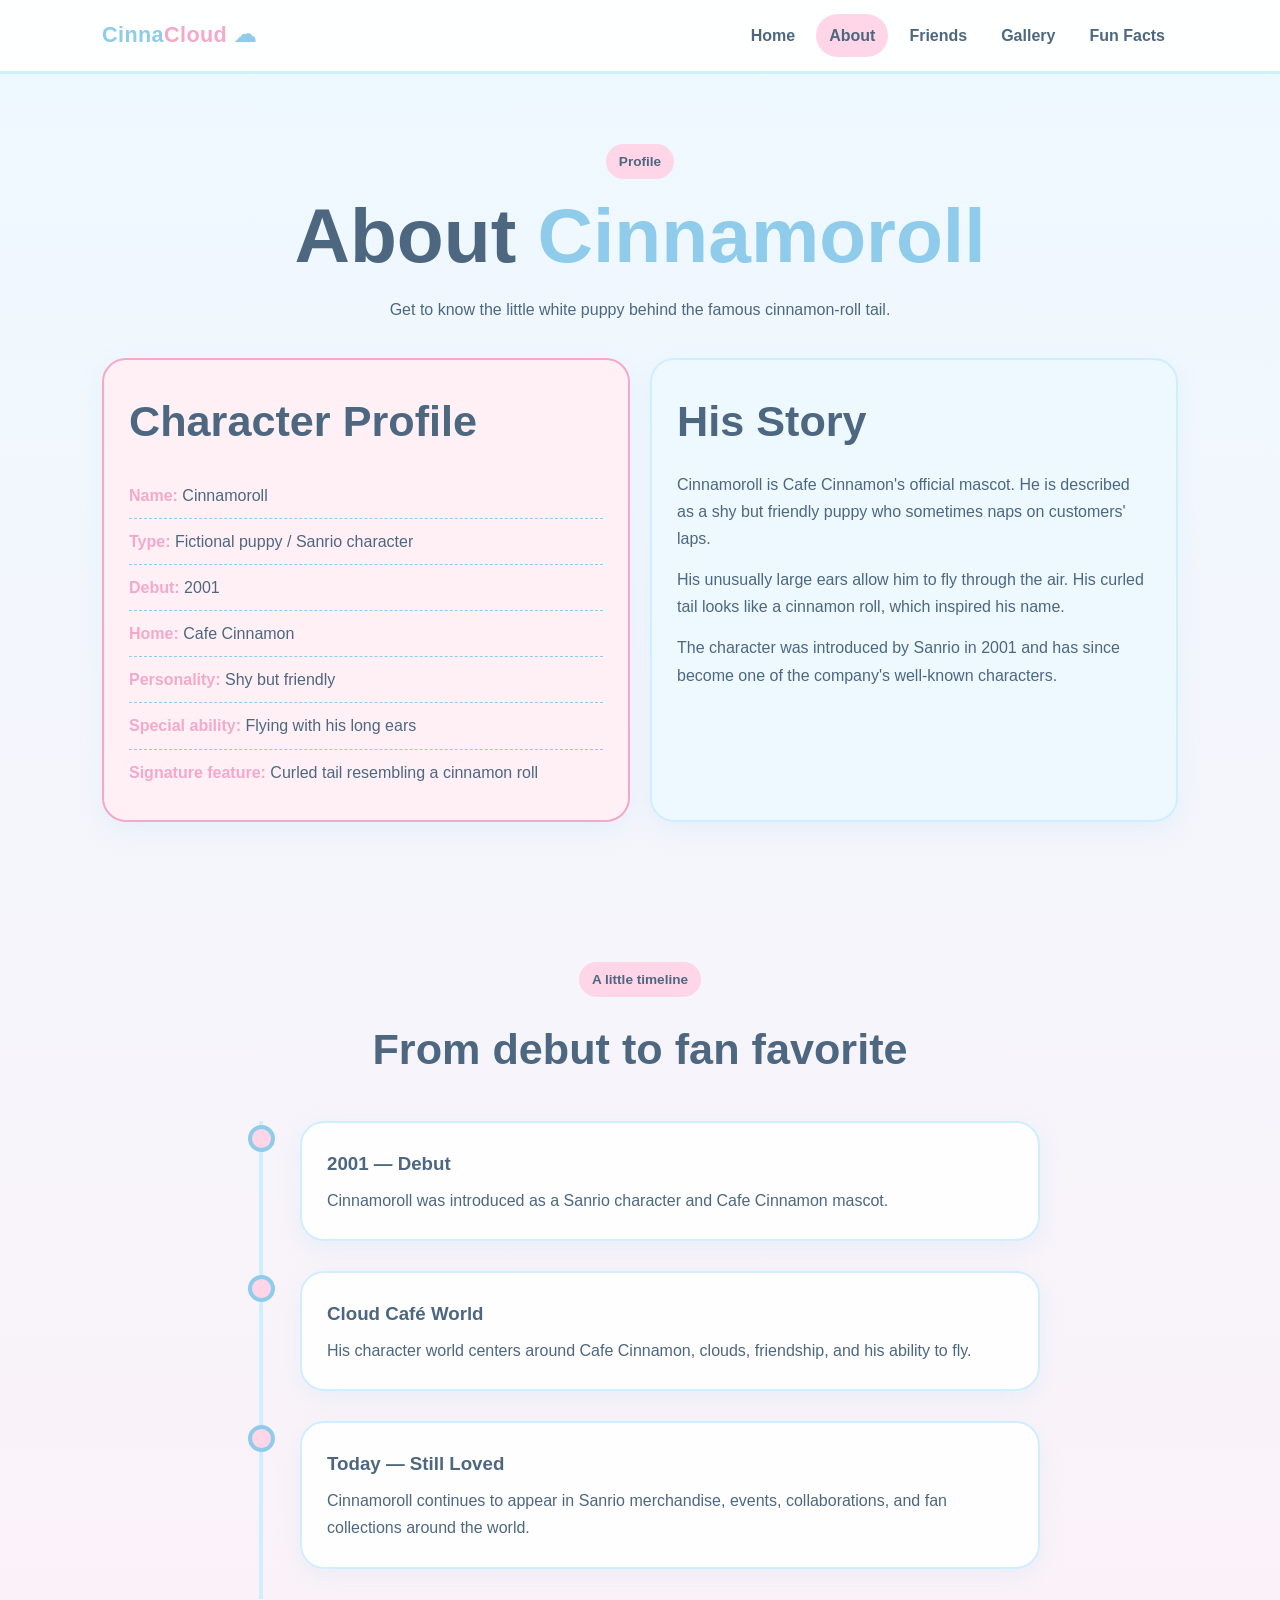
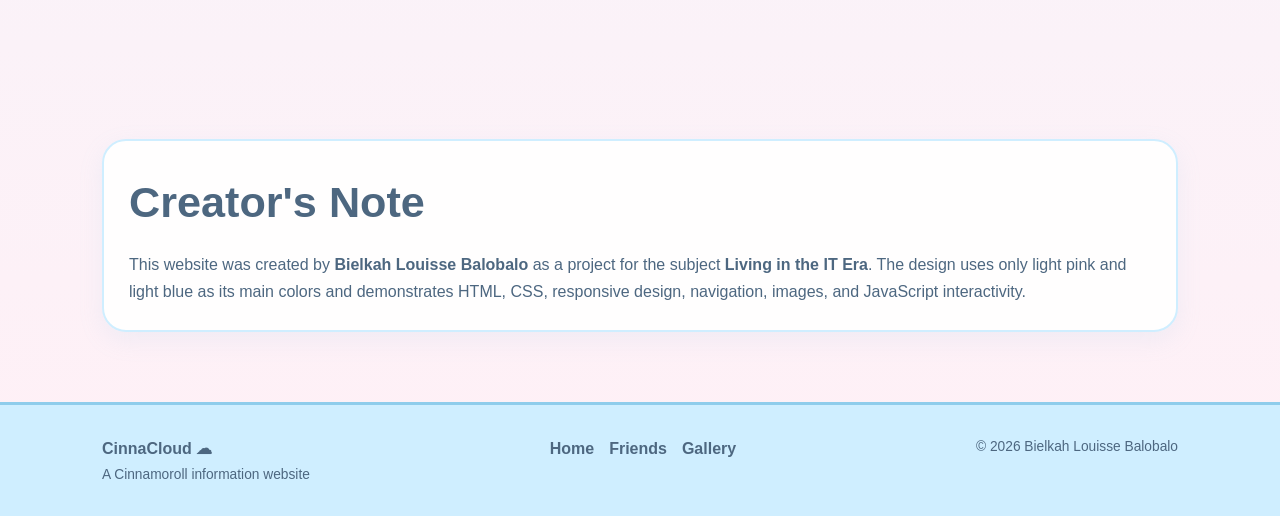
<file: about.html>
<!DOCTYPE html>
<html lang="en">
<head>
  <meta charset="UTF-8"><meta name="viewport" content="width=device-width, initial-scale=1.0">
  <meta name="description" content="Cinnamoroll profile and background.">
  <title>About Cinnamoroll | CinnaCloud</title><link rel="stylesheet" href="style.css">
</head>
<body>
<header class="site-header"><nav class="navbar" aria-label="Main navigation">
  <a class="logo" href="index.html">Cinna<span>Cloud</span> ☁</a><button class="menu-btn" aria-expanded="false" aria-controls="navLinks">Menu</button>
  <ul class="nav-links" id="navLinks"><li><a href="index.html">Home</a></li><li><a class="active" href="about.html">About</a></li><li><a href="friends.html">Friends</a></li><li><a href="gallery.html">Gallery</a></li><li><a href="funfacts.html">Fun Facts</a></li></ul>
</nav></header>
<main>
  <section class="container">
    <div class="section-heading"><span class="eyebrow">Profile</span><h1>About <span>Cinnamoroll</span></h1><p>Get to know the little white puppy behind the famous cinnamon-roll tail.</p></div>
    <div class="grid grid-2">
      <article class="card pink">
        <h2>Character Profile</h2>
        <ul class="profile-list">
          <li><strong>Name:</strong> Cinnamoroll</li>
          <li><strong>Type:</strong> Fictional puppy / Sanrio character</li>
          <li><strong>Debut:</strong> 2001</li>
          <li><strong>Home:</strong> Cafe Cinnamon</li>
          <li><strong>Personality:</strong> Shy but friendly</li>
          <li><strong>Special ability:</strong> Flying with his long ears</li>
          <li><strong>Signature feature:</strong> Curled tail resembling a cinnamon roll</li>
        </ul>
      </article>
      <article class="card blue">
        <h2>His Story</h2>
        <p>Cinnamoroll is Cafe Cinnamon's official mascot. He is described as a shy but friendly puppy who sometimes naps on customers' laps.</p>
        <p style="margin-top:14px">His unusually large ears allow him to fly through the air. His curled tail looks like a cinnamon roll, which inspired his name.</p>
        <p style="margin-top:14px">The character was introduced by Sanrio in 2001 and has since become one of the company's well-known characters.</p>
      </article>
    </div>
  </section>

  <section class="container">
    <div class="section-heading"><span class="eyebrow">A little timeline</span><h2>From debut to fan favorite</h2></div>
    <div class="timeline">
      <article class="timeline-item"><span class="timeline-dot"></span><div class="card"><h3>2001 — Debut</h3><p>Cinnamoroll was introduced as a Sanrio character and Cafe Cinnamon mascot.</p></div></article>
      <article class="timeline-item"><span class="timeline-dot"></span><div class="card"><h3>Cloud Café World</h3><p>His character world centers around Cafe Cinnamon, clouds, friendship, and his ability to fly.</p></div></article>
      <article class="timeline-item"><span class="timeline-dot"></span><div class="card"><h3>Today — Still Loved</h3><p>Cinnamoroll continues to appear in Sanrio merchandise, events, collaborations, and fan collections around the world.</p></div></article>
    </div>
  </section>

  <section class="container">
    <div class="card">
      <h2>Creator's Note</h2>
      <p>This website was created by <strong>Bielkah Louisse Balobalo</strong> as a project for the subject <strong>Living in the IT Era</strong>. The design uses only light pink and light blue as its main colors and demonstrates HTML, CSS, responsive design, navigation, images, and JavaScript interactivity.</p>
    </div>
  </section>
</main>
<footer class="site-footer"><div class="footer-inner"><div><strong>CinnaCloud ☁</strong><p class="footer-small">A Cinnamoroll information website</p></div><div class="footer-links"><a href="index.html">Home</a><a href="friends.html">Friends</a><a href="gallery.html">Gallery</a></div><p class="footer-small">© <span id="year"></span> Bielkah Louisse Balobalo</p></div></footer>
<script src="script.js"></script>
</body>
</html>
</file>
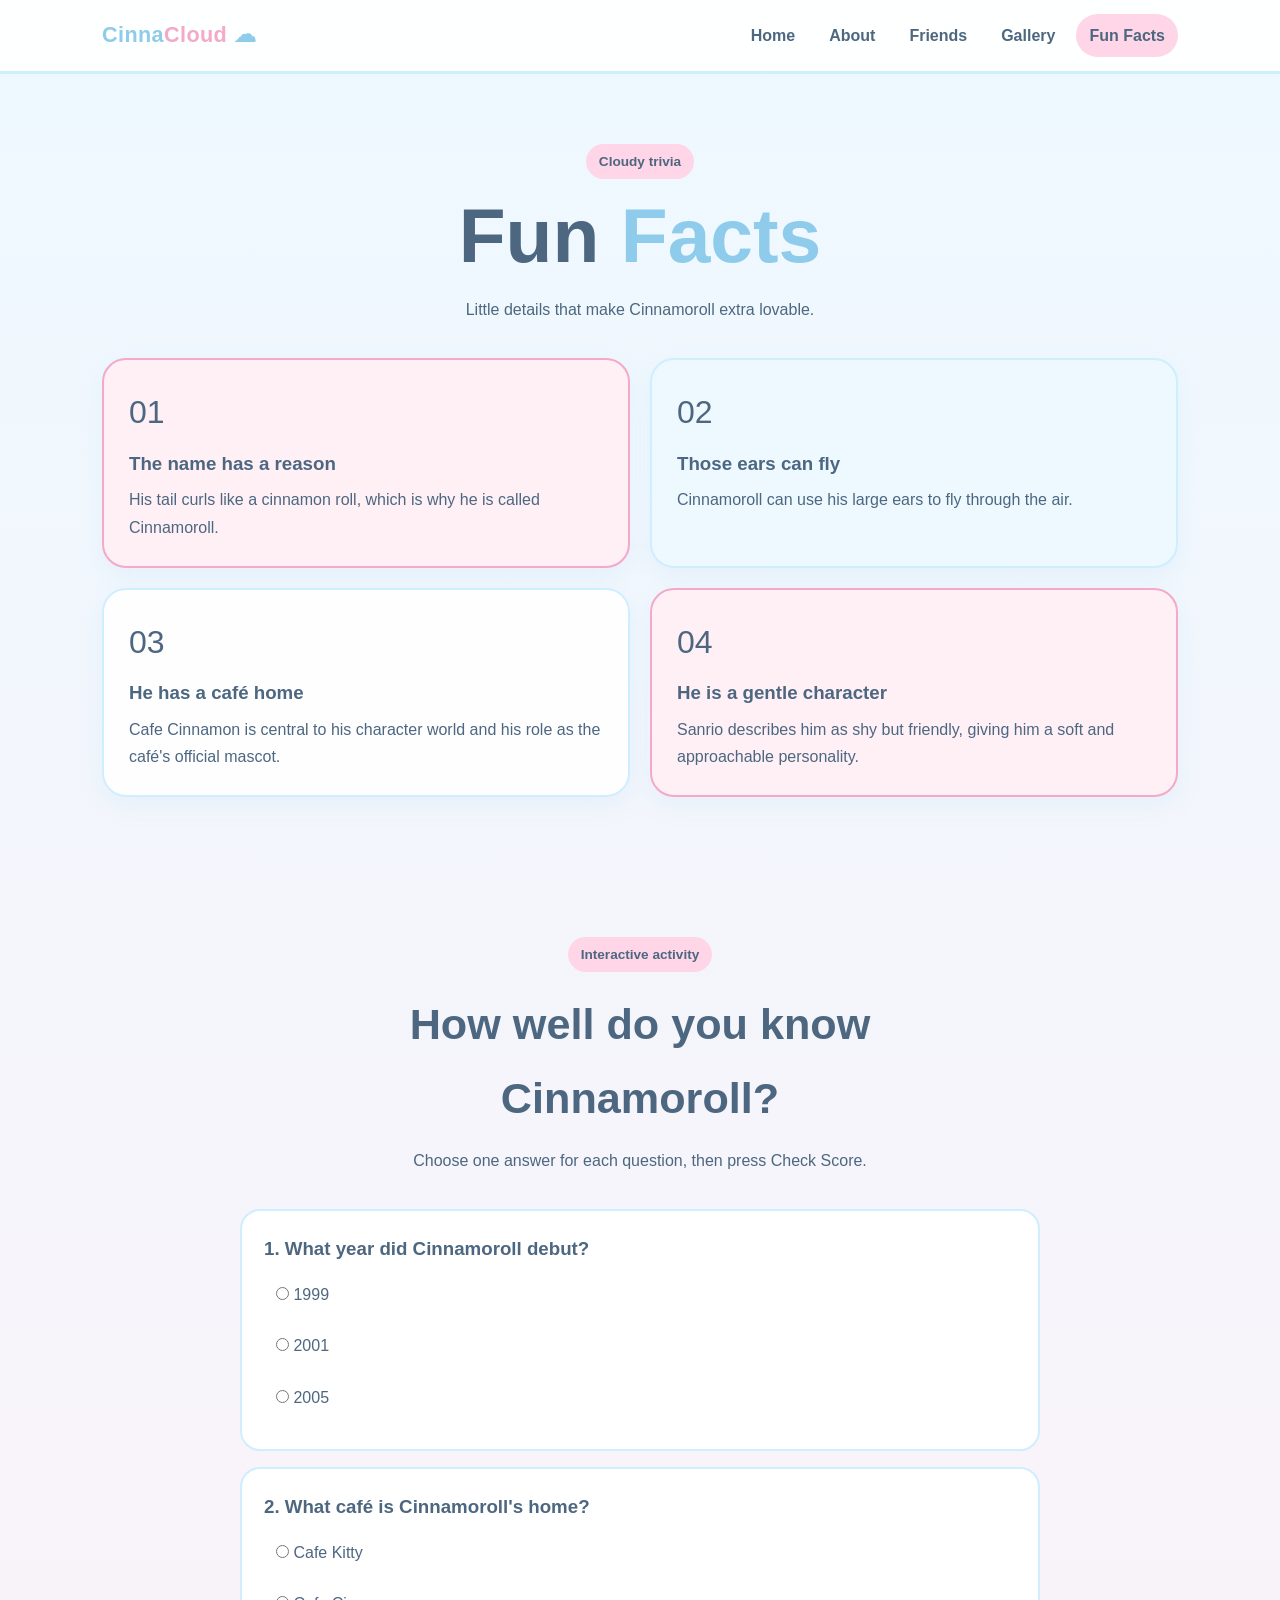
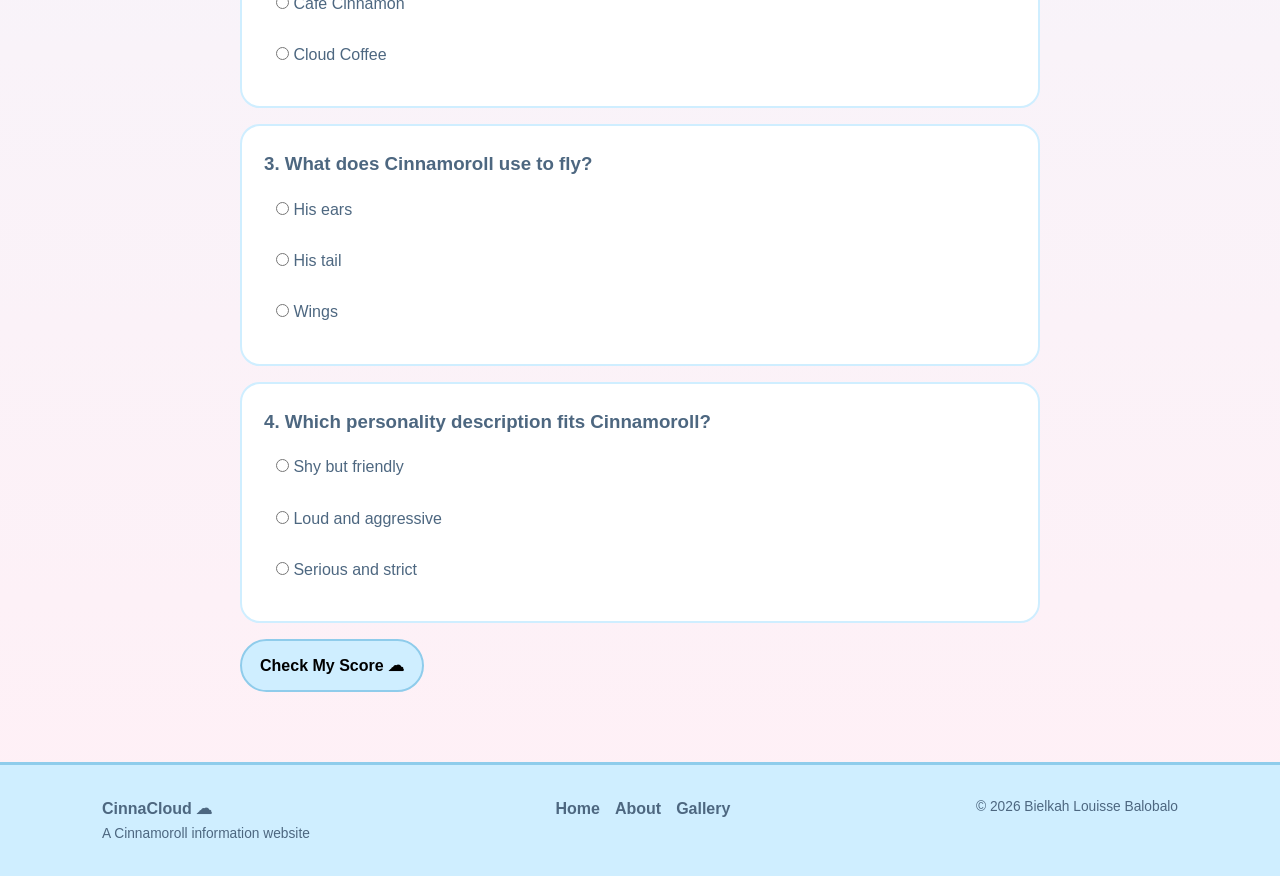
<file: funfacts.html>
<!DOCTYPE html>
<html lang="en">
<head><meta charset="UTF-8"><meta name="viewport" content="width=device-width, initial-scale=1.0"><meta name="description" content="Cinnamoroll fun facts and interactive quiz."><title>Fun Facts & Quiz | CinnaCloud</title><link rel="stylesheet" href="style.css"></head>
<body>
<header class="site-header"><nav class="navbar" aria-label="Main navigation"><a class="logo" href="index.html">Cinna<span>Cloud</span> ☁</a><button class="menu-btn" aria-expanded="false" aria-controls="navLinks">Menu</button><ul class="nav-links" id="navLinks"><li><a href="index.html">Home</a></li><li><a href="about.html">About</a></li><li><a href="friends.html">Friends</a></li><li><a href="gallery.html">Gallery</a></li><li><a class="active" href="funfacts.html">Fun Facts</a></li></ul></nav></header>
<main>
<section class="container"><div class="section-heading"><span class="eyebrow">Cloudy trivia</span><h1>Fun <span>Facts</span></h1><p>Little details that make Cinnamoroll extra lovable.</p></div>
<div class="grid grid-2">
<article class="card pink"><div class="icon">01</div><h3>The name has a reason</h3><p>His tail curls like a cinnamon roll, which is why he is called Cinnamoroll.</p></article>
<article class="card blue"><div class="icon">02</div><h3>Those ears can fly</h3><p>Cinnamoroll can use his large ears to fly through the air.</p></article>
<article class="card"><div class="icon">03</div><h3>He has a café home</h3><p>Cafe Cinnamon is central to his character world and his role as the café's official mascot.</p></article>
<article class="card pink"><div class="icon">04</div><h3>He is a gentle character</h3><p>Sanrio describes him as shy but friendly, giving him a soft and approachable personality.</p></article>
</div></section>
<section class="container">
<div class="section-heading"><span class="eyebrow">Interactive activity</span><h2>How well do you know Cinnamoroll?</h2><p>Choose one answer for each question, then press Check Score.</p></div>
<form class="quiz" id="quizForm">
<div class="question"><h3>1. What year did Cinnamoroll debut?</h3><label><input type="radio" name="q1" value="1999"> 1999</label><label><input type="radio" name="q1" value="2001"> 2001</label><label><input type="radio" name="q1" value="2005"> 2005</label></div>
<div class="question"><h3>2. What café is Cinnamoroll's home?</h3><label><input type="radio" name="q2" value="Cafe Kitty"> Cafe Kitty</label><label><input type="radio" name="q2" value="Cafe Cinnamon"> Cafe Cinnamon</label><label><input type="radio" name="q2" value="Cloud Coffee"> Cloud Coffee</label></div>
<div class="question"><h3>3. What does Cinnamoroll use to fly?</h3><label><input type="radio" name="q3" value="ears"> His ears</label><label><input type="radio" name="q3" value="tail"> His tail</label><label><input type="radio" name="q3" value="wings"> Wings</label></div>
<div class="question"><h3>4. Which personality description fits Cinnamoroll?</h3><label><input type="radio" name="q4" value="shy"> Shy but friendly</label><label><input type="radio" name="q4" value="loud"> Loud and aggressive</label><label><input type="radio" name="q4" value="serious"> Serious and strict</label></div>
<button class="btn btn-primary" type="submit">Check My Score ☁</button>
<div class="result" id="quizResult" role="status" aria-live="polite"></div>
</form>
</section>
</main>
<footer class="site-footer"><div class="footer-inner"><div><strong>CinnaCloud ☁</strong><p class="footer-small">A Cinnamoroll information website</p></div><div class="footer-links"><a href="index.html">Home</a><a href="about.html">About</a><a href="gallery.html">Gallery</a></div><p class="footer-small">© <span id="year"></span> Bielkah Louisse Balobalo</p></div></footer><script src="script.js"></script></body></html>
</file>
<file: style.css>
:root {
  --pink: #ffd6e7;
  --pink-deep: #f3a9c7;
  --pink-soft: #fff0f6;
  --blue: #cfeeff;
  --blue-deep: #8fcceb;
  --blue-soft: #edf9ff;
  --ink: #4d6780;
  --white: #ffffff;
  --shadow: 0 12px 30px rgba(143, 204, 235, 0.22);
  --radius: 24px;
}

* { box-sizing: border-box; margin: 0; padding: 0; }
html { scroll-behavior: smooth; }
body {
  font-family: "Trebuchet MS", Arial, sans-serif;
  color: var(--ink);
  background: linear-gradient(180deg, var(--blue-soft), var(--pink-soft));
  line-height: 1.7;
}
a { color: inherit; text-decoration: none; }
img { max-width: 100%; display: block; }
button, input { font: inherit; }

.skip-link {
  position: absolute; left: -9999px; top: auto;
}
.skip-link:focus {
  left: 16px; top: 16px; z-index: 999;
  background: var(--pink); padding: 10px 14px; border-radius: 12px;
}

.site-header {
  position: sticky; top: 0; z-index: 50;
  background: rgba(255,255,255,.94);
  border-bottom: 3px solid var(--blue);
  backdrop-filter: blur(10px);
}
.navbar {
  max-width: 1120px; margin: auto; padding: 14px 22px;
  display: flex; align-items: center; justify-content: space-between; gap: 20px;
}
.logo {
  font-size: 1.35rem; font-weight: 900; letter-spacing: .4px;
  color: var(--blue-deep);
}
.logo span { color: var(--pink-deep); }
.nav-links { display: flex; gap: 8px; list-style: none; align-items: center; }
.nav-links a {
  display: block; padding: 8px 13px; border-radius: 999px; font-weight: 700;
}
.nav-links a:hover, .nav-links a.active { background: var(--pink); color: var(--ink); }
.menu-btn { display: none; border: 0; background: var(--blue); color: var(--ink); padding: 8px 12px; border-radius: 12px; cursor: pointer; }

main { min-height: 75vh; }
.container { max-width: 1120px; margin: auto; padding: 70px 22px; }
.hero {
  min-height: 78vh; display: grid; grid-template-columns: 1.05fr .95fr; align-items: center; gap: 45px;
  padding-top: 45px;
}
.eyebrow {
  display: inline-block; padding: 6px 13px; border-radius: 999px;
  background: var(--pink); font-size: .85rem; font-weight: 800; margin-bottom: 16px;
}
h1 { font-size: clamp(2.5rem, 6vw, 5.2rem); line-height: 1.05; color: var(--ink); margin-bottom: 20px; }
h1 span { color: var(--blue-deep); }
h2 { font-size: clamp(1.8rem, 4vw, 2.7rem); margin-bottom: 12px; }
h3 { margin-bottom: 7px; }
.lead { font-size: 1.12rem; max-width: 650px; }
.actions { display: flex; flex-wrap: wrap; gap: 12px; margin-top: 25px; }
.btn {
  display: inline-flex; align-items: center; justify-content: center; gap: 8px;
  border: 2px solid transparent; border-radius: 999px; padding: 11px 18px; font-weight: 900; cursor: pointer;
  transition: transform .2s ease, box-shadow .2s ease;
}
.btn:hover { transform: translateY(-2px); box-shadow: var(--shadow); }
.btn-primary { background: var(--blue); border-color: var(--blue-deep); }
.btn-secondary { background: var(--pink); border-color: var(--pink-deep); }

.hero-art {
  min-height: 430px; position: relative; display: grid; place-items: center;
  background: var(--pink); border: 4px solid var(--blue); border-radius: 40% 40% 45% 45%;
  box-shadow: var(--shadow); overflow: hidden;
}
.cloud { position: absolute; background: var(--white); border-radius: 50%; opacity: .75; }
.cloud.one { width: 120px; height: 60px; top: 40px; left: 35px; }
.cloud.two { width: 90px; height: 45px; right: 45px; top: 95px; }
.cloud.three { width: 145px; height: 70px; left: 50%; bottom: 30px; transform: translateX(-50%); }
.cinna-figure { position: relative; width: 255px; height: 255px; z-index: 2; }
.cinna-head { position: absolute; inset: 28px 35px 22px; background: var(--white); border-radius: 50%; border: 3px solid #d7ecf7; box-shadow: 0 10px 0 rgba(143,204,235,.18); }
.ear { position: absolute; width: 105px; height: 190px; background: var(--white); border: 3px solid #d7ecf7; border-radius: 65% 35% 60% 40%; top: 25px; z-index: 1; }
.ear.left { left: 5px; transform: rotate(25deg); }
.ear.right { right: 5px; transform: scaleX(-1) rotate(25deg); }
.eye { position: absolute; width: 10px; height: 15px; background: var(--ink); border-radius: 50%; top: 108px; z-index: 3; }
.eye.left { left: 91px; } .eye.right { right: 91px; }
.blush { position: absolute; width: 28px; height: 14px; background: var(--pink-deep); border-radius: 50%; opacity: .65; top: 132px; z-index: 3; }
.blush.left { left: 55px; } .blush.right { right: 55px; }
.mouth { position: absolute; width: 12px; height: 7px; border-bottom: 3px solid var(--ink); border-radius: 0 0 50% 50%; top: 130px; left: 50%; transform: translateX(-50%); z-index: 3; }
.tail { position: absolute; width: 68px; height: 68px; border: 13px solid var(--white); border-right-color: transparent; border-bottom-color: transparent; border-radius: 50%; right: 0; bottom: 18px; transform: rotate(25deg); z-index: 3; }

.section-heading { text-align: center; max-width: 720px; margin: 0 auto 35px; }
.section-heading p { margin-top: 7px; }
.grid { display: grid; gap: 20px; }
.grid-3 { grid-template-columns: repeat(3, 1fr); }
.grid-2 { grid-template-columns: repeat(2, 1fr); }
.card {
  background: rgba(255,255,255,.92); border: 2px solid var(--blue); border-radius: var(--radius);
  padding: 25px; box-shadow: 0 8px 24px rgba(143,204,235,.13);
}
.card.pink { border-color: var(--pink-deep); background: var(--pink-soft); }
.card.blue { background: var(--blue-soft); }
.icon { font-size: 2rem; margin-bottom: 8px; }

.fact-strip { background: var(--blue); border-top: 2px solid var(--blue-deep); border-bottom: 2px solid var(--blue-deep); }
.fact-strip .container { padding-top: 35px; padding-bottom: 35px; }
.fact { text-align: center; }
.fact strong { display: block; font-size: 1.8rem; }

.profile-list { list-style: none; margin-top: 14px; }
.profile-list li { padding: 9px 0; border-bottom: 1px dashed var(--blue-deep); }
.profile-list li:last-child { border-bottom: 0; }
.profile-list strong { color: var(--pink-deep); }

.timeline { position: relative; max-width: 800px; margin: auto; }
.timeline::before { content: ""; position: absolute; left: 19px; top: 0; bottom: 0; width: 4px; background: var(--blue); }
.timeline-item { position: relative; padding: 0 0 30px 60px; }
.timeline-dot { position: absolute; left: 8px; top: 4px; width: 27px; height: 27px; border-radius: 50%; background: var(--pink); border: 4px solid var(--blue-deep); }


.friends-feature { display:grid; grid-template-columns:repeat(2, minmax(0,1fr)); gap:18px; margin: 8px 0 28px; }
.friends-photo { background:#fff; border:2px solid var(--blue); border-radius:20px; overflow:hidden; box-shadow:0 10px 25px rgba(126,190,225,.12); }
.friends-photo img { width:100%; aspect-ratio:1/1; object-fit:cover; display:block; }
.photo-credit { padding:10px 14px; margin:0; font-size:.82rem; color:var(--text-muted); background:var(--blue-soft); }
.friend-card { position:relative; padding-top:26px; }
.friend-badge { width:48px; height:48px; border-radius:50%; display:grid; place-items:center; background:var(--pink-soft); border:2px solid var(--pink-deep); font-size:1.35rem; margin-bottom:12px; }
@media (max-width: 700px) { .friends-feature { grid-template-columns:1fr; } }
.gallery { columns: 3 250px; column-gap: 18px; }
.gallery figure { break-inside: avoid; margin-bottom: 18px; background: white; border: 2px solid var(--blue); border-radius: 20px; overflow: hidden; }
.gallery img { width: 100%; aspect-ratio: 1/1; object-fit: cover; cursor: pointer; }
.gallery figcaption { padding: 12px 14px; font-size: .9rem; }

.quiz { max-width: 800px; margin: auto; }
.question { padding: 22px; margin-bottom: 16px; background: white; border: 2px solid var(--blue); border-radius: 20px; }
.question label { display: block; margin: 8px 0; padding: 8px 12px; border-radius: 12px; cursor: pointer; }
.question label:hover { background: var(--pink-soft); }
.result { margin-top: 18px; padding: 18px; border-radius: 18px; background: var(--blue); display: none; font-weight: 800; }

.cta { text-align: center; background: var(--pink); border: 3px solid var(--blue-deep); border-radius: 32px; padding: 45px 25px; }

.site-footer { background: var(--blue); border-top: 3px solid var(--blue-deep); }
.footer-inner { max-width: 1120px; margin: auto; padding: 30px 22px; display: flex; justify-content: space-between; gap: 20px; flex-wrap: wrap; }
.footer-small { font-size: .86rem; }
.footer-links { display: flex; gap: 15px; flex-wrap: wrap; font-weight: 700; }

.modal { position: fixed; inset: 0; background: rgba(77,103,128,.72); display: none; align-items: center; justify-content: center; padding: 20px; z-index: 100; }
.modal.open { display: flex; }
.modal-box { position: relative; max-width: 850px; width: 100%; background: white; border: 4px solid var(--pink); border-radius: 24px; padding: 15px; }
.modal-box img { width: 100%; max-height: 75vh; object-fit: contain; border-radius: 15px; background: var(--blue-soft); }
.close-modal { position: absolute; right: 12px; top: 12px; border: 0; background: var(--pink); color: var(--ink); width: 38px; height: 38px; border-radius: 50%; cursor: pointer; font-size: 1.2rem; font-weight: 900; }

@media (max-width: 820px) {
  .menu-btn { display: block; }
  .nav-links { display: none; position: absolute; left: 15px; right: 15px; top: 68px; background: white; border: 2px solid var(--blue); border-radius: 18px; padding: 10px; box-shadow: var(--shadow); flex-direction: column; align-items: stretch; }
  .nav-links.show { display: flex; }
  .nav-links a { text-align: center; }
  .hero { grid-template-columns: 1fr; text-align: center; }
  .lead { margin: auto; }
  .actions { justify-content: center; }
  .grid-3, .grid-2 { grid-template-columns: 1fr; }
  .hero-art { min-height: 350px; }
}

@media (max-width: 480px) {
  .container { padding: 50px 16px; }
  .navbar { padding: 12px 16px; }
  .hero-art { min-height: 310px; }
  .cinna-figure { transform: scale(.82); }
}

.real-hero { overflow:hidden; }
.hero-photo { width:min(100%, 430px); aspect-ratio:1/1; object-fit:cover; border-radius:32px; border:4px solid var(--blue); box-shadow:0 18px 40px rgba(126,190,225,.22); display:block; margin:auto; }


/* Animated character artwork */
.hero-gif { width:100%; max-width:520px; height:360px; object-fit:contain; border-radius:28px; display:block; margin:auto; mix-blend-mode:multiply; }
.animated-showcase { display:grid; grid-template-columns:1fr 1fr; gap:22px; margin:25px 0 35px; }
.gif-panel { border-radius:24px; padding:18px; box-shadow:var(--shadow); overflow:hidden; }
.gif-panel img { width:100%; height:260px; object-fit:contain; display:block; border-radius:18px; background:#fff; }
.friend-gif { height:170px; border-radius:18px; overflow:hidden; display:grid; place-items:center; background:#fff; margin-bottom:18px; }
.friend-gif img { width:100%; height:100%; object-fit:contain; }
.animated-gallery figure { overflow:hidden; }
.animated-gallery img { width:100%; height:280px; object-fit:contain; background:#fff; display:block; border-radius:20px 20px 0 0; }
@media (max-width:760px){ .animated-showcase{grid-template-columns:1fr;} .hero-gif{height:280px;} .gif-panel img{height:220px;} }
</file>
